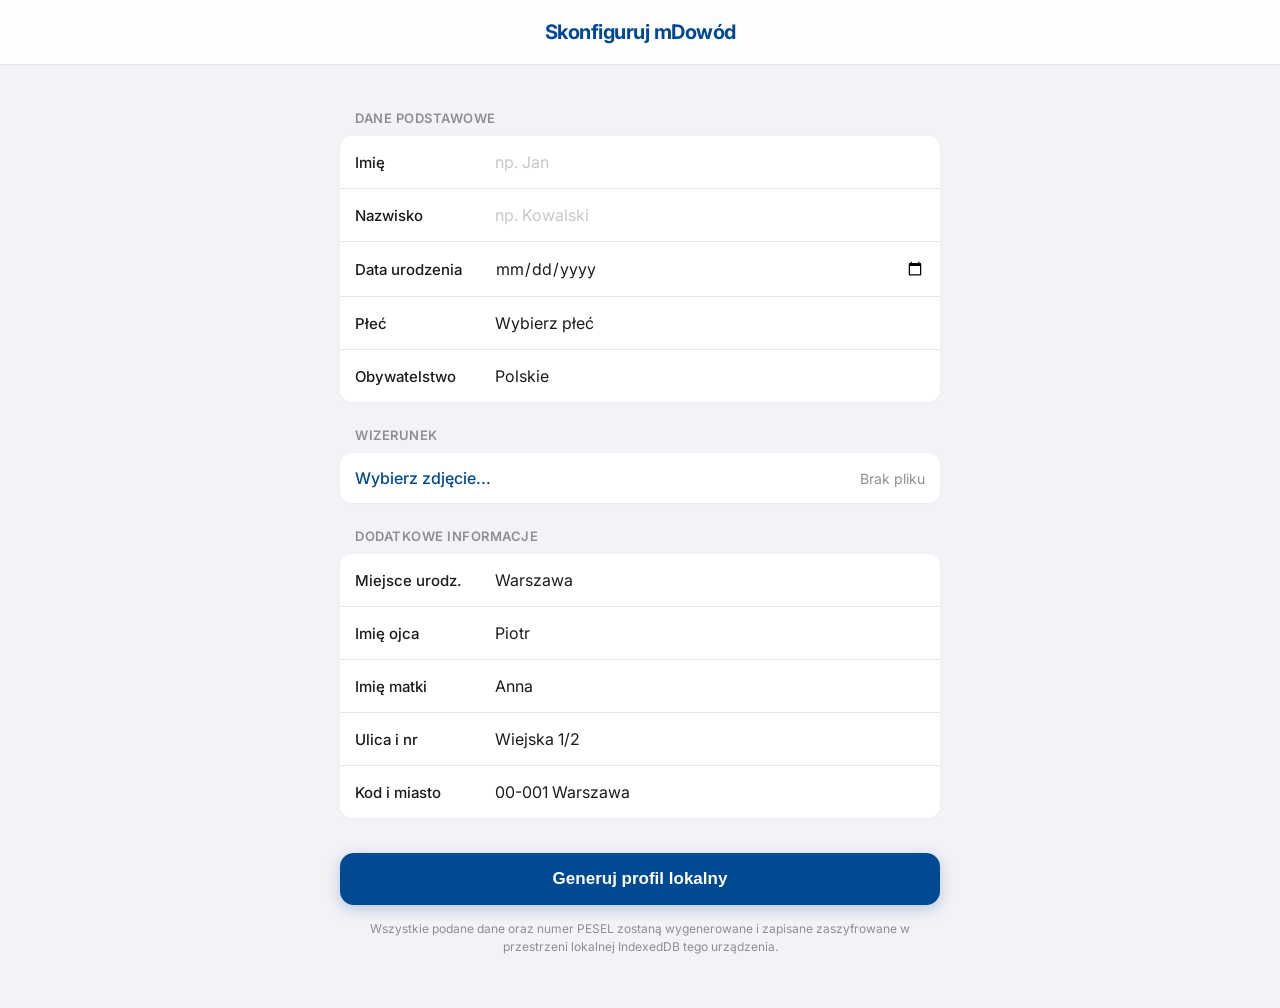
<file: index.html>
<!DOCTYPE html>
<html lang="pl">

<head>
    <meta charset="UTF-8">
    <meta name="viewport" content="width=device-width, initial-scale=1.0, user-scalable=no, viewport-fit=cover">
    <meta name="mobile-web-app-capable" content="yes">
    <meta name="apple-mobile-web-app-status-bar-style" content="default">
    <meta name="theme-color" content="#f2f2f7">
    <title>mDowód – Kreator</title>
    <link rel="manifest" href="manifest.json">
    <link rel="icon" type="image/x-icon" href="assets/images/logo_large.png">
    <link rel="apple-touch-icon" href="assets/images/logo_large.png">
    <link href="https://fonts.googleapis.com/css2?family=Inter:wght@400;500;600;700&display=swap" rel="stylesheet">
    <style>
        :root {
            --primary: #014A93;
            --primary-hover: #013a75;
            --bg-color: #f2f2f7;
            --card-bg: #ffffff;
            --text-main: #1c1c1e;
            --text-muted: #8e8e93;
            --border: #e5e5ea;
        }

        body {
            font-family: 'Inter', -apple-system, BlinkMacSystemFont, "Segoe UI", Roboto, Helvetica, Arial, sans-serif;
            background-color: var(--bg-color);
            margin: 0;
            padding: 0;
            color: var(--text-main);
            -webkit-font-smoothing: antialiased;
        }

        .header {
            background-color: var(--card-bg);
            padding: 20px;
            padding-top: max(20px, env(safe-area-inset-top));
            text-align: center;
            position: sticky;
            top: 0;
            border-bottom: 1px solid var(--border);
            z-index: 100;
            backdrop-filter: blur(10px);
            background-color: rgba(255, 255, 255, 0.85);
        }

        .header h1 {
            margin: 0;
            color: var(--primary);
            font-size: 20px;
            font-weight: 700;
            letter-spacing: -0.5px;
        }

        .container {
            max-width: 600px;
            margin: 0 auto;
            padding: 20px;
            padding-bottom: max(40px, env(safe-area-inset-bottom));
        }

        .section-title {
            font-size: 13px;
            text-transform: uppercase;
            color: var(--text-muted);
            font-weight: 600;
            margin: 25px 0 10px 15px;
            letter-spacing: 0.5px;
        }

        .card {
            background: var(--card-bg);
            border-radius: 12px;
            overflow: hidden;
            box-shadow: 0 1px 3px rgba(0, 0, 0, 0.04);
        }

        .input-group {
            display: flex;
            align-items: center;
            border-bottom: 1px solid var(--border);
            padding: 4px 15px;
            background: transparent;
            transition: background 0.2s;
        }
        
        .input-group:focus-within {
            background: #f8fbff;
        }

        .input-group:last-child {
            border-bottom: none;
        }

        .input-group label {
            width: 140px;
            font-weight: 500;
            font-size: 15px;
            color: var(--text-main);
            flex-shrink: 0;
        }

        .input-group input,
        .input-group select {
            flex-grow: 1;
            padding: 12px 0;
            border: none;
            background: transparent;
            font-size: 16px;
            color: var(--text-main);
            font-family: inherit;
        }

        .input-group input:focus,
        .input-group select:focus {
            outline: none;
        }

        .input-group input::placeholder {
            color: #c7c7cc;
        }

        .file-upload {
            position: relative;
            display: flex;
            align-items: center;
            justify-content: space-between;
            padding: 15px;
            cursor: pointer;
        }

        .file-upload input[type="file"] {
            position: absolute;
            opacity: 0;
            width: 100%;
            height: 100%;
            cursor: pointer;
        }

        .file-upload-text {
            font-weight: 500;
            font-size: 16px;
            color: var(--primary);
        }

        .file-status {
            font-size: 14px;
            color: var(--text-muted);
        }

        button[type="submit"] {
            width: 100%;
            background-color: var(--primary);
            color: #fff;
            padding: 16px;
            border: none;
            border-radius: 14px;
            font-size: 17px;
            font-weight: 600;
            margin-top: 35px;
            cursor: pointer;
            box-shadow: 0 4px 14px rgba(1, 74, 147, 0.25);
            transition: all 0.2s ease;
        }

        button[type="submit"]:hover {
            background-color: var(--primary-hover);
            transform: translateY(-1px);
            box-shadow: 0 6px 20px rgba(1, 74, 147, 0.3);
        }

        button[type="submit"]:active {
            transform: translateY(1px);
            box-shadow: 0 2px 8px rgba(1, 74, 147, 0.2);
        }

        .info-text {
            text-align: center;
            font-size: 12px;
            color: var(--text-muted);
            margin-top: 15px;
            padding: 0 20px;
            line-height: 1.5;
        }

        /* Styling select appearance */
        select {
            -webkit-appearance: none;
            -moz-appearance: none;
            appearance: none;
            background: transparent;
        }
    </style>
</head>

<body>
    <div class="header">
        <h1>Skonfiguruj mDowód</h1>
    </div>

    <div class="container">
        <form id="creatorForm">
            
            <div class="section-title">Dane Podstawowe</div>
            <div class="card">
                <div class="input-group">
                    <label>Imię</label>
                    <input type="text" id="name" required placeholder="np. Jan" autocomplete="off">
                </div>
                <div class="input-group">
                    <label>Nazwisko</label>
                    <input type="text" id="surname" required placeholder="np. Kowalski" autocomplete="off">
                </div>
                <div class="input-group">
                    <label>Data urodzenia</label>
                    <input type="date" id="dob" required>
                </div>
                <div class="input-group">
                    <label>Płeć</label>
                    <select id="sex" required>
                        <option value="" disabled selected>Wybierz płeć</option>
                        <option value="m">Mężczyzna</option>
                        <option value="k">Kobieta</option>
                    </select>
                </div>
                <div class="input-group">
                    <label>Obywatelstwo</label>
                    <input type="text" id="nationality" value="Polskie" required>
                </div>
            </div>

            <div class="section-title">Wizerunek</div>
            <div class="card">
                <div class="file-upload">
                    <div class="file-upload-text">Wybierz zdjęcie...</div>
                    <div class="file-status" id="fileStatus">Brak pliku</div>
                    <input type="file" id="imageInput" accept="image/*" required>
                </div>
            </div>

            <div class="section-title">Dodatkowe Informacje</div>
            <div class="card">
                <div class="input-group">
                    <label>Miejsce urodz.</label>
                    <input type="text" id="birthPlace" value="Warszawa" required>
                </div>
                <div class="input-group">
                    <label>Imię ojca</label>
                    <input type="text" id="fathersName" value="Piotr" required>
                </div>
                <div class="input-group">
                    <label>Imię matki</label>
                    <input type="text" id="mothersName" value="Anna" required>
                </div>
                <div class="input-group">
                    <label>Ulica i nr</label>
                    <input type="text" id="address1" value="Wiejska 1/2" required>
                </div>
                <div class="input-group">
                    <label>Kod i miasto</label>
                    <input type="text" id="city" value="00-001 Warszawa" required>
                </div>
            </div>

            <button type="submit">Generuj profil lokalny</button>
            <p class="info-text">Wszystkie podane dane oraz numer PESEL zostaną wygenerowane i zapisane zaszyfrowane w przestrzeni lokalnej IndexedDB tego urządzenia.</p>
        </form>
    </div>

    <!-- PWA Install Button -->
    <div id="installBanner" style="display: none; position: fixed; bottom: 20px; left: 50%; transform: translateX(-50%); width: 90%; max-width: 400px; background: #fff; padding: 15px; border-radius: 12px; box-shadow: 0 10px 30px rgba(0,0,0,0.15); z-index: 9999; text-align: center; border: 1px solid var(--border);">
        <p style="margin: 0 0 10px 0; font-size: 14px; font-weight: 600; color: #333;">Dostępna natywna instalacja</p>
        <button id="installBtn" style="width: 100%; background-color: #34C759; color: white; border: none; padding: 12px; border-radius: 8px; font-weight: 600; font-size: 16px; cursor: pointer; margin-top: 0;">↓ Zainstaluj aplikację</button>
        <button id="closeInstall" style="background: none; border: none; color: #888; font-size: 12px; margin-top: 8px; cursor: pointer;">Może później</button>
    </div>

    <!-- PWA Service Worker & Manifest -->
    <script>
        // Service Worker
        if ('serviceWorker' in navigator) {
            window.addEventListener('load', () => {
                navigator.serviceWorker.register('sw.js')
                    .then(reg => console.log('SW zarejestrowany', reg))
                    .catch(err => console.log('Błąd rejestracji SW', err));
            });
        }

        // Install Prompt Handling
        let deferredPrompt;
        const installBanner = document.getElementById('installBanner');
        const installBtn = document.getElementById('installBtn');
        const closeInstall = document.getElementById('closeInstall');

        window.addEventListener('beforeinstallprompt', (e) => {
            // Prevent Chrome 67 and earlier from automatically showing the prompt
            e.preventDefault();
            // Stash the event so it can be triggered later.
            deferredPrompt = e;
            // Update UI to notify the user they can add to home screen
            installBanner.style.display = 'block';
        });

        installBtn.addEventListener('click', async () => {
            // hide our user interface that shows our A2HS button
            installBanner.style.display = 'none';
            // Show the prompt
            deferredPrompt.prompt();
            // Wait for the user to respond to the prompt
            const { outcome } = await deferredPrompt.userChoice;
            console.log(`User response to the install prompt: ${outcome}`);
            deferredPrompt = null;
        });

        closeInstall.addEventListener('click', () => {
             installBanner.style.display = 'none';
        });
    </script>

    <script>
        // UX file selection status update
        document.getElementById('imageInput').addEventListener('change', function(e) {
            const statusTarget = document.getElementById('fileStatus');
            if(this.files && this.files.length > 0) {
                statusTarget.textContent = 'Wybrano obraz';
                statusTarget.style.color = '#34C759'; // iOS green success
                document.querySelector('.file-upload-text').style.color = '#333';
            } else {
                statusTarget.textContent = 'Brak pliku';
                statusTarget.style.color = 'var(--text-muted)';
            }
        });

        // IndexedDB logic
        function getDb() {
            return new Promise((resolve, reject) => {
                var request = window.indexedDB.open('fobywatel', 1);
                request.onerror = (e) => reject(e.target.error);
                request.onupgradeneeded = (e) => {
                    var db = e.target.result;
                    if (!db.objectStoreNames.contains('data')) {
                        db.createObjectStore('data', { keyPath: 'data' });
                    }
                };
                request.onsuccess = (e) => resolve(e.target.result);
            })
        }

        function saveData(db, data) {
            return new Promise((resolve, reject) => {
                var tx = db.transaction('data', 'readwrite');
                var store = tx.objectStore('data');
                var request = store.put(data);
                request.onsuccess = () => resolve();
                request.onerror = (e) => reject(e.target.error);
            });
        }

        // Logical internal generation of PESEL without inputs
        function getInternalPesel(dobVal, sexVal) {
            if (!dobVal || !sexVal) return "";
            
            const dateParts = dobVal.split('-');
            let year = parseInt(dateParts[0]);
            let month = parseInt(dateParts[1]);
            let day = parseInt(dateParts[2]);

            if (year >= 2000) {
                month = 20 + month;
            }

            let later = (sexVal === 'm') ? "0295" : "0382";
            let dayStr = day < 10 ? "0" + day : "" + day;
            let monthStr = month < 10 ? "0" + month : "" + month;

            return year.toString().substring(2) + monthStr + dayStr + later + "8"; // Added checksum simulation
        }

        // Check if user is already configured and redirect
        async function checkAndRedirectIfConfigured() {
            try {
                const db = await getDb();
                const tx = db.transaction('data', 'readonly');
                const store = tx.objectStore('data');
                const request = store.get('data');
                
                request.onsuccess = () => {
                    if (request.result && request.result.name) {
                        // Data exists, redirect automatically to avoid showing creator
                        document.body.style.display = 'none'; // Hide body to prevent flashing
                        window.location.replace('card.html');
                    }
                };
            } catch (err) {
                console.log("Brak danych, rozpoczynam od kreatora.");
            }
        }
        checkAndRedirectIfConfigured();

        document.getElementById('creatorForm').addEventListener('submit', async (e) => {
            e.preventDefault();

            const dobVal = document.getElementById('dob').value;
            const sexVal = document.getElementById('sex').value;
            const generatedPesel = getInternalPesel(dobVal, sexVal);

            const dateParts = dobVal.split('-');

            const addressRaw = document.getElementById('address1').value;
            let addressParts = addressRaw.split(" ");
            let addr1 = addressParts[0] || "";
            let addr2 = addressParts.slice(1).join(" ") || "";

            if (addr2 === "") {
                addr2 = addr1;
                addr1 = "ul. ";
            }

            const dataObj = {
                data: 'data',
                name: document.getElementById('name').value,
                surname: document.getElementById('surname').value,
                nationality: document.getElementById('nationality').value,
                sex: sexVal,
                day: parseInt(dateParts[2]).toString(),
                month: parseInt(dateParts[1]).toString(),
                year: dateParts[0],
                pesel: generatedPesel,
                birthPlace: document.getElementById('birthPlace').value,
                fathersName: document.getElementById('fathersName').value,
                mothersName: document.getElementById('mothersName').value,
                familyName: document.getElementById('surname').value,
                fathersFamilyName: document.getElementById('surname').value,
                mothersFamilyName: "Kowalska",
                countryOfBirth: "Polska",
                address1: addr1,
                address2: addr2,
                city: document.getElementById('city').value
            };

            const imageInput = document.getElementById('imageInput');
            const file = imageInput.files[0];

            try {
                const db = await getDb();
                await saveData(db, dataObj);

                if (file) {
                    const reader = new FileReader();
                    reader.readAsDataURL(file);
                    reader.onload = async (event) => {
                        const base64 = event.target.result;
                        await saveData(db, {
                            data: 'image',
                            image: base64
                        });

                        window.location.href = 'card.html';
                    };
                } else {
                    window.location.href = 'card.html';
                }
            } catch (err) {
                console.error("Database save failed", err);
                alert("Błąd zapisu bazy lokalnej. Wyłącz tryb incognito.");
            }
        });
    </script>
</body>

</html>
</file>
